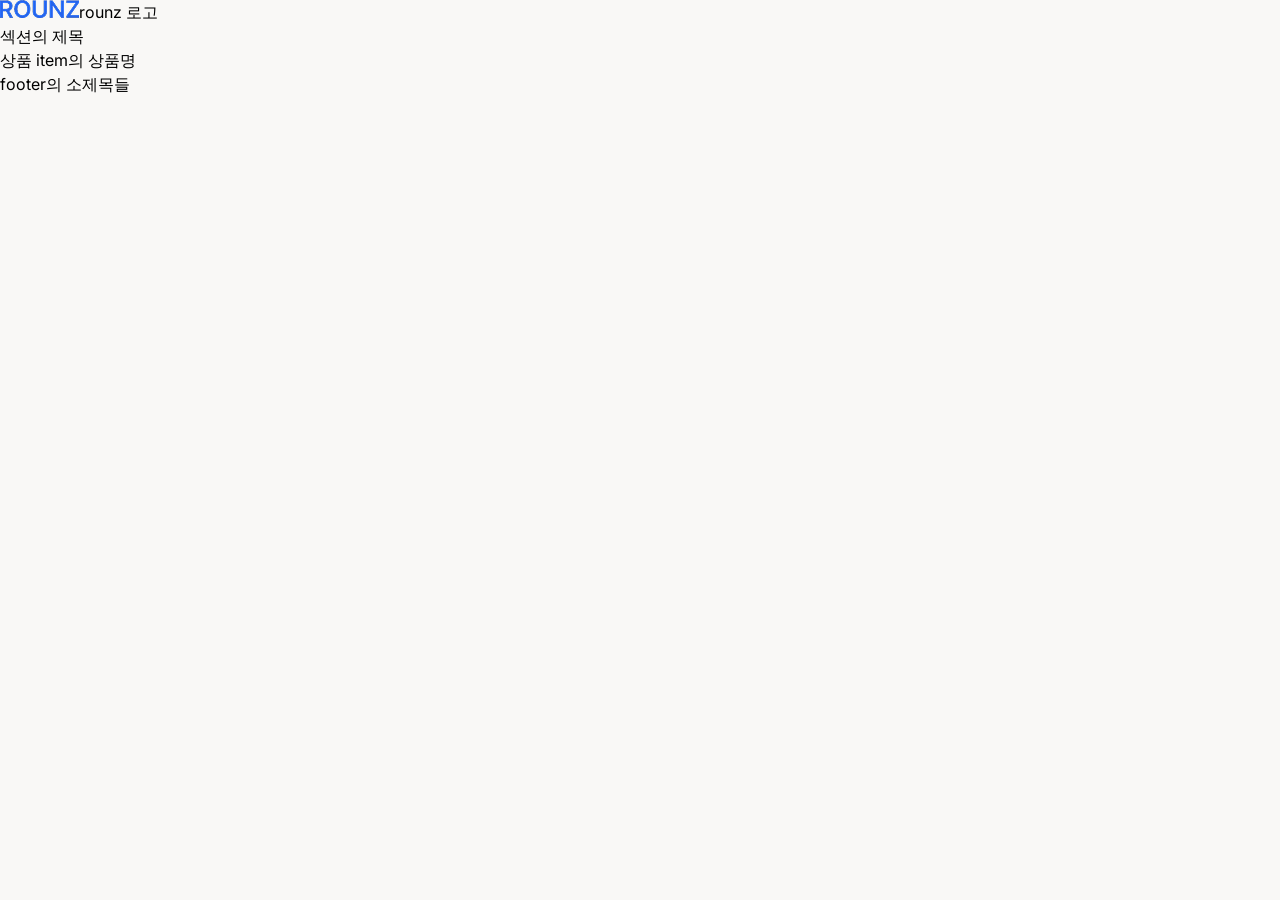
<file: common.html>
<!-- 공통 컴포넌트 -->
<!doctype html>
<html lang="ko">
  <head>
    <meta charset="UTF-8" />
    <meta name="viewport" content="width=device-width, initial-scale=1.0" />
    <title>공통 컴포넌트</title>
    <link rel="stylesheet" href="./css/normalize.css" />
    <link rel="stylesheet" href="./css/reset.css" />
    <link rel="stylesheet" href="./css/common.css" />
  </head>
  <body>
    <!-- h1의 rounz로고 라는 글씨는 가려야함. -->
    <h1><img src="./img/LOGO-img.png" alt="ROUNZ_LOGO" />rounz 로고</h1>
    <h2 class="test">섹션의 제목</h2>
    <h3>상품 item의 상품명</h3>
    <!-- 회사명,대표자명,사업자 등등 -->
    <h4>footer의 소제목들</h4>
  </body>
</html>
</file>
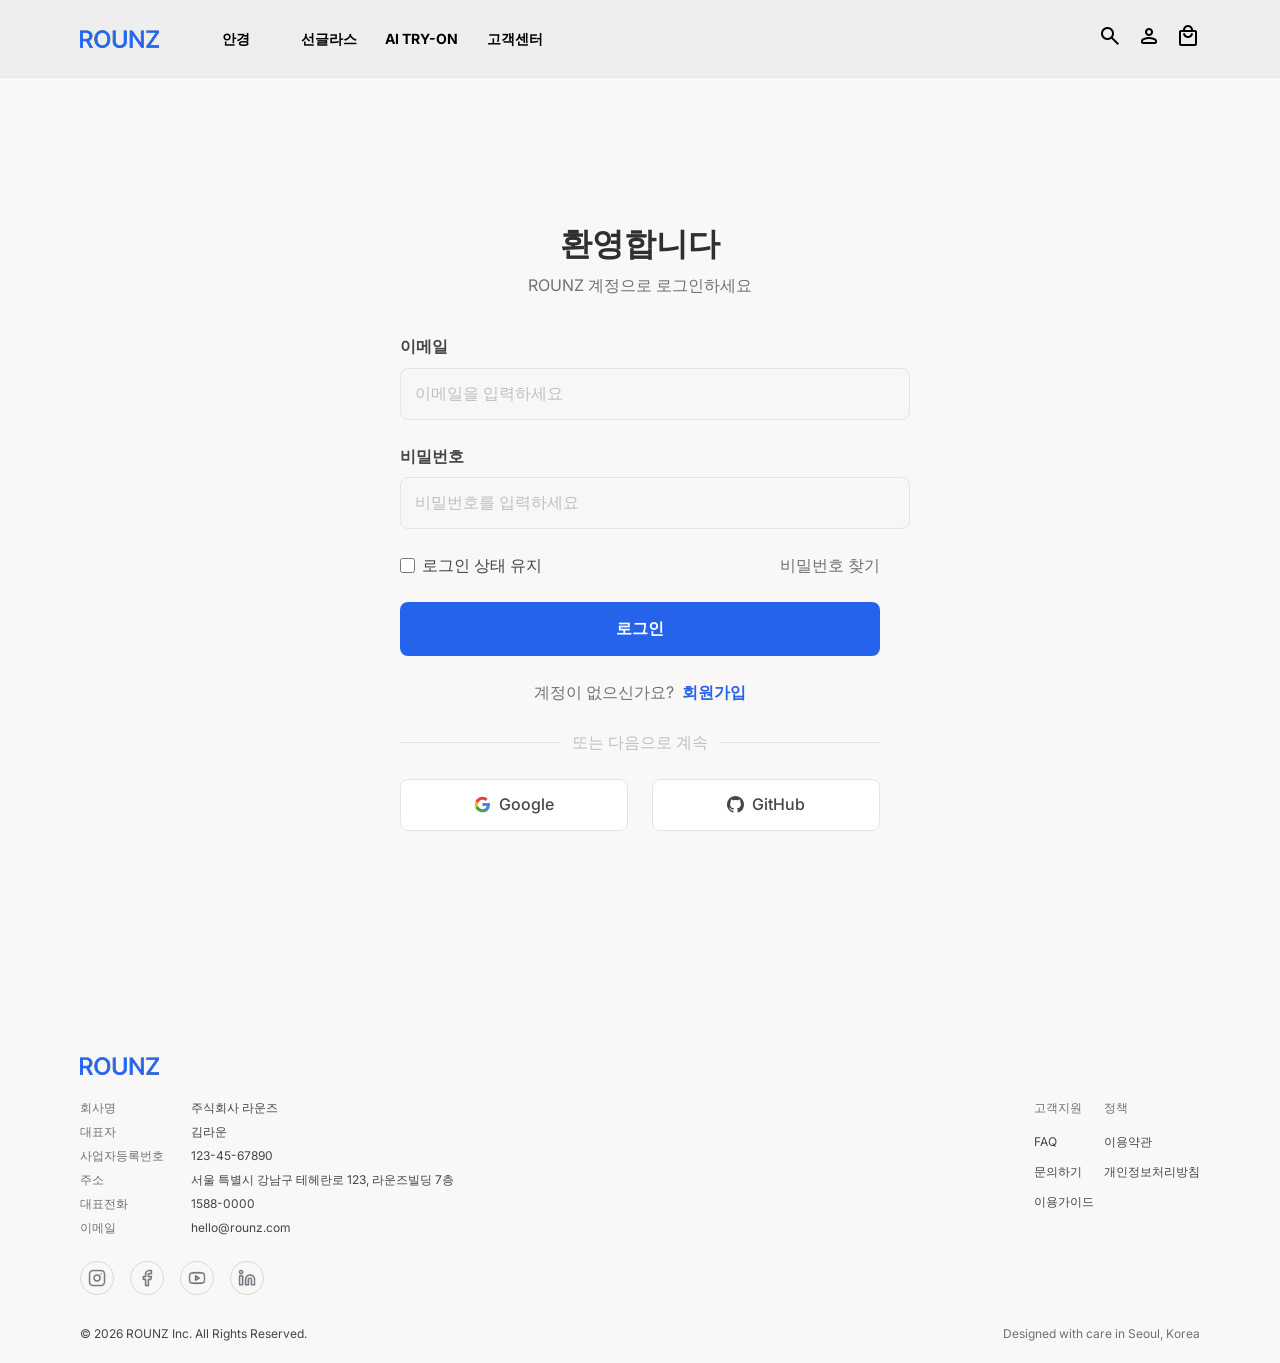
<file: login.html>
<!DOCTYPE html>
<html lang="ko">
  <head>
    <meta charset="UTF-8" />
    <meta name="viewport" content="width=device-width, initial-scale=1.0" />
    <title>ROUNZ | 로그인</title>

    <link rel="preconnect" href="https://fonts.googleapis.com" />
    <link rel="preconnect" href="https://fonts.gstatic.com" crossorigin />
    <link href="https://fonts.googleapis.com/css2?family=Inter:wght@400;500;600;700&display=swap" rel="stylesheet" />

    <link rel="stylesheet" href="https://fonts.googleapis.com/css2?family=Material+Symbols+Outlined:opsz,wght,FILL,GRAD@24,400,0,0" />
    <link rel="stylesheet" href="https://cdnjs.cloudflare.com/ajax/libs/font-awesome/6.7.2/css/all.min.css" />

    <link rel="stylesheet" href="./css/normalize.css" />
    <link rel="stylesheet" href="./css/reset.css" />
    <link rel="stylesheet" href="./css/common.css" />
    <link rel="stylesheet" href="./css/login.css" />
  </head>
  <body>
    <!-- 로그인 - 최예빈 -->
    <header id="header"></header>

    <main class="login-main">
      <div class="login-card">
        <h1 class="login-heading">환영합니다</h1>
        <p class="login-subheading">ROUNZ 계정으로 로그인하세요</p>

        <form id="login-form" novalidate>

          <div class="form-group">
            <label class="form-label" for="login-email">이메일</label>
            <input
              id="login-email"
              class="form-input"
              type="email"
              placeholder="이메일을 입력하세요"
              autocomplete="email"
              required
            />
          </div>

          <div class="form-group">
            <label class="form-label" for="login-password">비밀번호</label>
            <input
              id="login-password"
              class="form-input"
              type="password"
              placeholder="비밀번호를 입력하세요"
              autocomplete="current-password"
              required
            />
          </div>

          <div class="form-options">
            <label class="checkbox-label">
              <input type="checkbox" id="keep-login" />
              로그인 상태 유지
            </label>
            <a href="/forgot-password.html" class="forgot-link">비밀번호 찾기</a>
          </div>

          <button type="submit" class="btn-login"></a>로그인</button>
        </form>

        <p class="signup-row">
          계정이 없으신가요?&nbsp;
          <a href="/signup.html" class="signup-link">회원가입</a>
        </p>

        <div class="divider">또는 다음으로 계속</div>

        <!-- 소셜 버튼 (로그인 페이지 전용) -->
        <div class="social-btn-list">
          <button type="button" class="btn-social">
            <svg width="17" height="17" viewBox="0 0 24 24" aria-hidden="true">
              <path fill="#4285F4" d="M22.56 12.25c0-.78-.07-1.53-.2-2.25H12v4.26h5.92c-.26 1.37-1.04 2.53-2.21 3.31v2.77h3.57c2.08-1.92 3.28-4.74 3.28-8.09z"/>
              <path fill="#34A853" d="M12 23c2.97 0 5.46-.98 7.28-2.66l-3.57-2.77c-.98.66-2.23 1.06-3.71 1.06-2.86 0-5.29-1.93-6.16-4.53H2.18v2.84C3.99 20.53 7.7 23 12 23z"/>
              <path fill="#FBBC05" d="M5.84 14.09c-.22-.66-.35-1.36-.35-2.09s.13-1.43.35-2.09V7.07H2.18C1.43 8.55 1 10.22 1 12s.43 3.45 1.18 4.93l2.85-2.22.81-.62z"/>
              <path fill="#EA4335" d="M12 5.38c1.62 0 3.06.56 4.21 1.64l3.15-3.15C17.45 2.09 14.97 1 12 1 7.7 1 3.99 3.47 2.18 7.07l3.66 2.84c.87-2.6 3.3-4.53 6.16-4.53z"/>
            </svg>
            <span>Google</span>
          </button>
          <button type="button" class="btn-social">
            <svg width="17" height="17" viewBox="0 0 24 24" fill="currentColor" aria-hidden="true">
              <path d="M12 0C5.37 0 0 5.37 0 12c0 5.31 3.435 9.795 8.205 11.385.6.105.825-.255.825-.57 0-.285-.015-1.23-.015-2.235-3.015.555-3.795-.735-4.035-1.41-.135-.345-.72-1.41-1.23-1.695-.42-.225-1.02-.78-.015-.795.945-.015 1.62.87 1.845 1.23 1.08 1.815 2.805 1.305 3.495.99.105-.78.42-1.305.765-1.605-2.67-.3-5.46-1.335-5.46-5.925 0-1.305.465-2.385 1.23-3.225-.12-.3-.54-1.53.12-3.18 0 0 1.005-.315 3.3 1.23.96-.27 1.98-.405 3-.405s2.04.135 3 .405c2.295-1.56 3.3-1.23 3.3-1.23.66 1.65.24 2.88.12 3.18.765.84 1.23 1.905 1.23 3.225 0 4.605-2.805 5.625-5.475 5.925.435.375.81 1.095.81 2.22 0 1.605-.015 2.895-.015 3.3 0 .315.225.69.825.57A12.02 12.02 0 0 0 24 12c0-6.63-5.37-12-12-12z"/>
            </svg>
            <span>GitHub</span>
          </button>
        </div>
      </div>
    </main>

    <footer id="footer"></footer>

    <script type="module" src="./js/common.js"></script>
    <script type="module" src="./js/login.js"></script>
  </body>
</html>
</file>
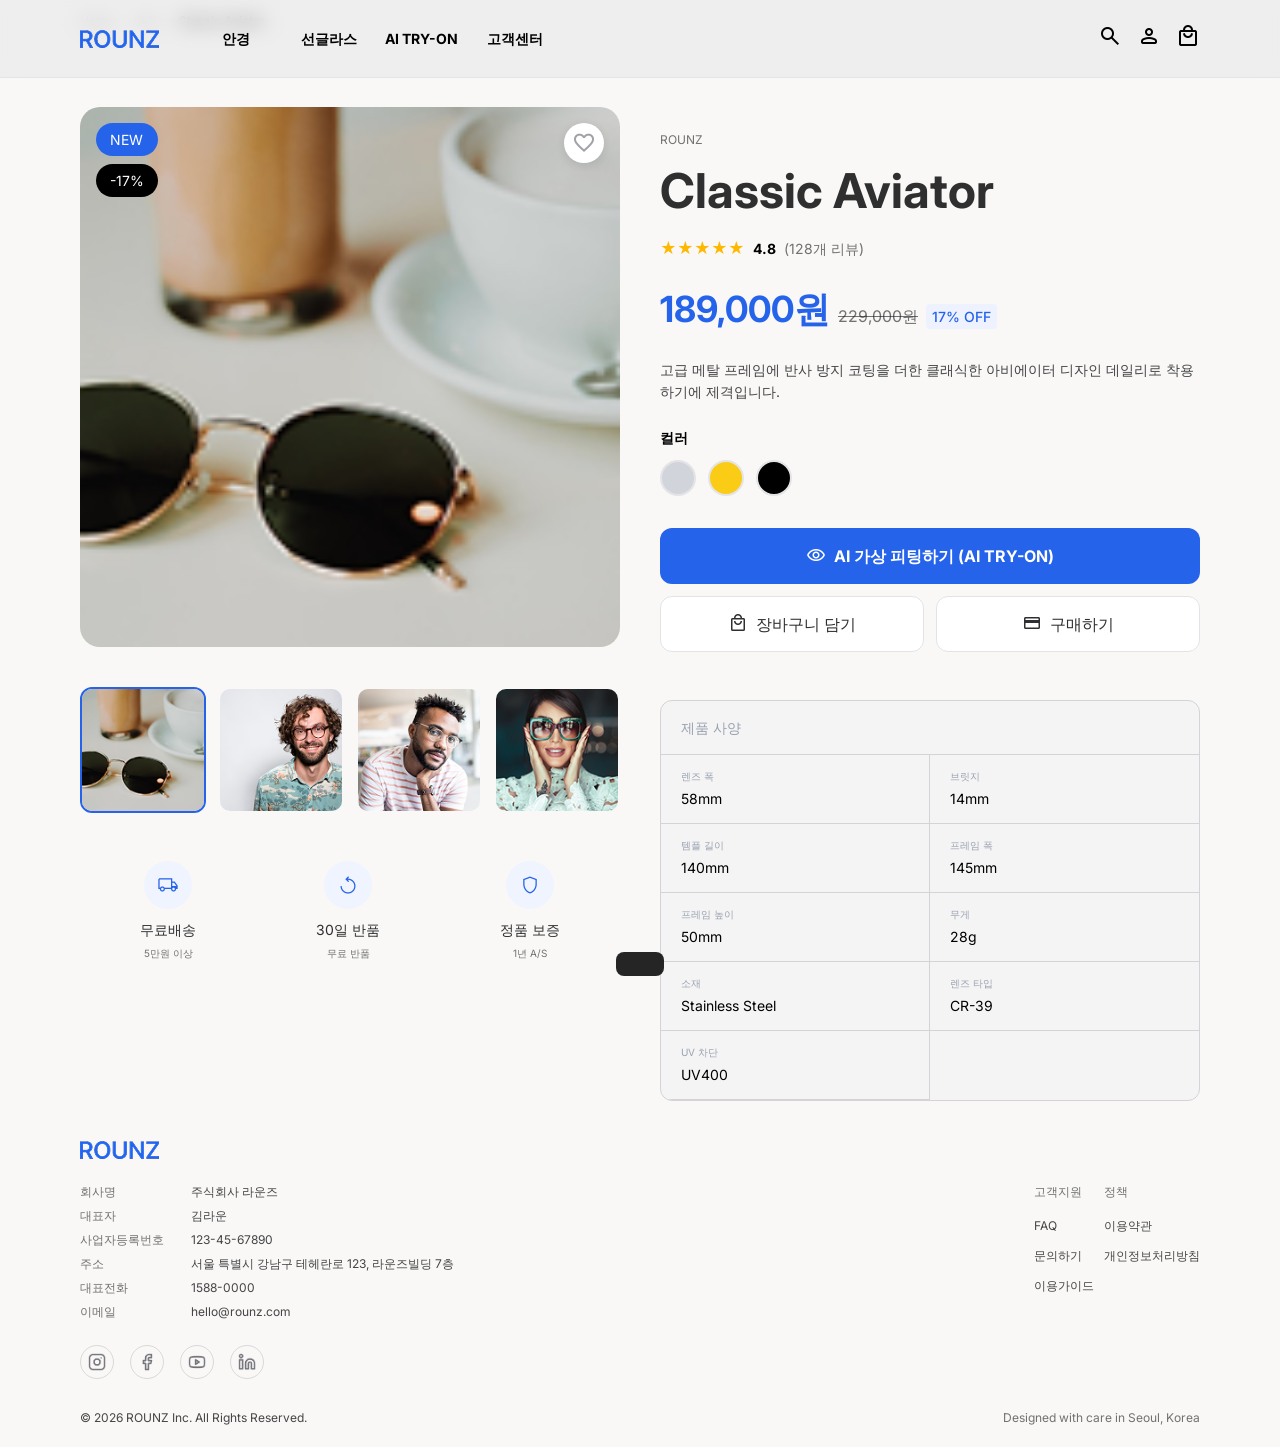
<file: product-detail.html>
<!doctype html>
<html lang="ko">
  <head>
    <meta charset="UTF-8" />
    <meta name="viewport" content="width=device-width, initial-scale=1.0" />
    <title>ROUNZ | 상품 상세</title>

    <link rel="preconnect" href="https://fonts.googleapis.com" />
    <link rel="preconnect" href="https://fonts.gstatic.com" crossorigin />
    <link rel="stylesheet" href="./css/normalize.css" />
    <link rel="stylesheet" href="./css/reset.css" />
    <link rel="stylesheet" href="./css/common.css" />
    <link rel="stylesheet" href="./css/product-detail.css" />
  </head>

  <body>
    <header id="header"></header>

    <nav class="breadcrumb" aria-label="Breadcrumb">
      <ol>
        <li><a href="#">Home</a></li>
        <li><a href="#">안경</a></li>
        <li aria-current="page">Classic Aviator</li>
      </ol>
    </nav>

    <main class="product-detail-container">
      <section class="product-gallery">
        <h2 class="sr-only">상품 이미지</h2>

        <div class="main-image-wrap">
          <div class="badge-group">
            <span class="badge badge-new">NEW</span>
            <span class="badge badge-discount">-17%</span>
          </div>

          <button type="button" class="btn-wish" aria-label="찜하기">
            <span class="material-symbols-outlined heart-icon">favorite</span>
          </button>

          <img src="img/product-main.png" alt="Classic Aviator 정면 컷" class="main-img" />
        </div>

        <ul class="thumbnail-list">
          <li class="thumbnail-item active">
            <img src="img/product-main.png" alt="상품 메인 컷" />
          </li>
          <li class="thumbnail-item">
            <img src="img/product-thumb1.png" alt="모델 컷 1" />
          </li>
          <li class="thumbnail-item">
            <img src="img/product-thumb2.png" alt="모델 컷 2" />
          </li>
          <li class="thumbnail-item">
            <img src="img/product-thumb3.png" alt="모델 컷 3" />
          </li>
        </ul>

        <section class="brand-benefits">
          <h2 class="sr-only">브랜드 혜택</h2>

          <div class="benefit-item">
            <div class="icon-circle">
              <span class="material-symbols-outlined">local_shipping</span>
            </div>
            <strong class="benefit-title">무료배송</strong>
            <span class="benefit-desc">5만원 이상</span>
          </div>

          <div class="benefit-item">
            <div class="icon-circle">
              <span class="material-symbols-outlined">replay</span>
            </div>
            <strong class="benefit-title">30일 반품</strong>
            <span class="benefit-desc">무료 반품</span>
          </div>

          <div class="benefit-item">
            <div class="icon-circle">
              <span class="material-symbols-outlined">shield</span>
            </div>
            <strong class="benefit-title">정품 보증</strong>
            <span class="benefit-desc">1년 A/S</span>
          </div>
        </section>
      </section>

      <div class="product-right-col">
        <section class="product-info-section">
          <span class="brand-name">ROUNZ</span>
          <h1 class="product-title">Classic Aviator</h1>

          <div class="rating-group">
            <div class="stars" role="img" aria-label="별점 4.8점">★★★★★</div>
            <span class="rating-score">4.8</span>
            <span class="review-count">(128개 리뷰)</span>
          </div>

          <div class="price-group">
            <strong class="current-price">189,000원</strong>
            <span class="original-price">229,000원</span>
            <span class="discount-rate">17% OFF</span>
          </div>

          <p class="product-description">
            고급 메탈 프레임에 반사 방지 코팅을 더한 클래식한 아비에이터 디자인 데일리로 착용하기에
            제격입니다.
          </p>

          <div class="option-group">
            <span class="option-label">컬러</span>
            <div class="color-chips">
              <button type="button" class="chip chip-grey" aria-label="그레이 컬러 선택"></button>
              <button type="button" class="chip chip-yellow" aria-label="옐로우 컬러 선택"></button>
              <button type="button" class="chip chip-black" aria-label="블랙 컬러 선택"></button>
            </div>
          </div>

          <div class="action-button-group">
            <button type="button" class="btn-primary btn-try-on">
              <span class="material-symbols-outlined">visibility</span>
              <span class="btn-text">AI 가상 피팅하기 (AI TRY-ON)</span>
            </button>

            <div class="sub-buttons-wrap">
              <button type="button" class="btn-secondary btn-cart">
                <span class="material-symbols-outlined">local_mall</span>
                <span class="btn-text">장바구니 담기</span>
              </button>

              <button type="button" class="btn-secondary btn-buy">
                <span class="material-symbols-outlined">credit_card</span>
                <span class="btn-text">구매하기</span>
              </button>
            </div>
          </div>
        </section>

        <section class="product-specs-section">
          <div class="specs-box">
            <h2 class="specs-heading">제품 사양</h2>

            <dl class="specs-list">
              <div class="spec-item">
                <dt>렌즈 폭</dt>
                <dd>58mm</dd>
              </div>
              <div class="spec-item">
                <dt>브릿지</dt>
                <dd>14mm</dd>
              </div>
              <div class="spec-item">
                <dt>템플 길이</dt>
                <dd>140mm</dd>
              </div>
              <div class="spec-item">
                <dt>프레임 폭</dt>
                <dd>145mm</dd>
              </div>
              <div class="spec-item">
                <dt>프레임 높이</dt>
                <dd>50mm</dd>
              </div>
              <div class="spec-item">
                <dt>무게</dt>
                <dd>28g</dd>
              </div>
              <div class="spec-item">
                <dt>소재</dt>
                <dd>Stainless Steel</dd>
              </div>
              <div class="spec-item">
                <dt>렌즈 타입</dt>
                <dd>CR-39</dd>
              </div>
              <div class="spec-item">
                <dt>UV 차단</dt>
                <dd>UV400</dd>
              </div>
            </dl>
          </div>
        </section>
      </div>
    </main>

    <footer id="footer"></footer>

    <div id="toast" class="toast"></div>

    <div id="tryon-modal" class="modal">
      <div class="modal-content">
        <p>AI 가상 피팅<br />가상 피팅 환경을 로드 중입니다...</p>
        <div class="modal-buttons">
          <button type="button" id="close-tryon-modal" class="modal-btn cancel">취소</button>
        </div>
      </div>
    </div>

    <div id="cart-confirm-modal" class="modal">
      <div class="modal-content">
        <p>장바구니에 담겼습니다.<br />장바구니 페이지로 이동할까요?</p>
        <div class="modal-buttons">
          <button id="go-to-cart" class="modal-btn confirm">이동하기</button>
          <button id="close-cart-modal" class="modal-btn cancel">계속 쇼핑하기</button>
        </div>
      </div>
    </div>

    <script type="module" src="./js/common.js"></script>
    <script type="module" src="./js/product-detail.js"></script>
  </body>
</html>
</file>
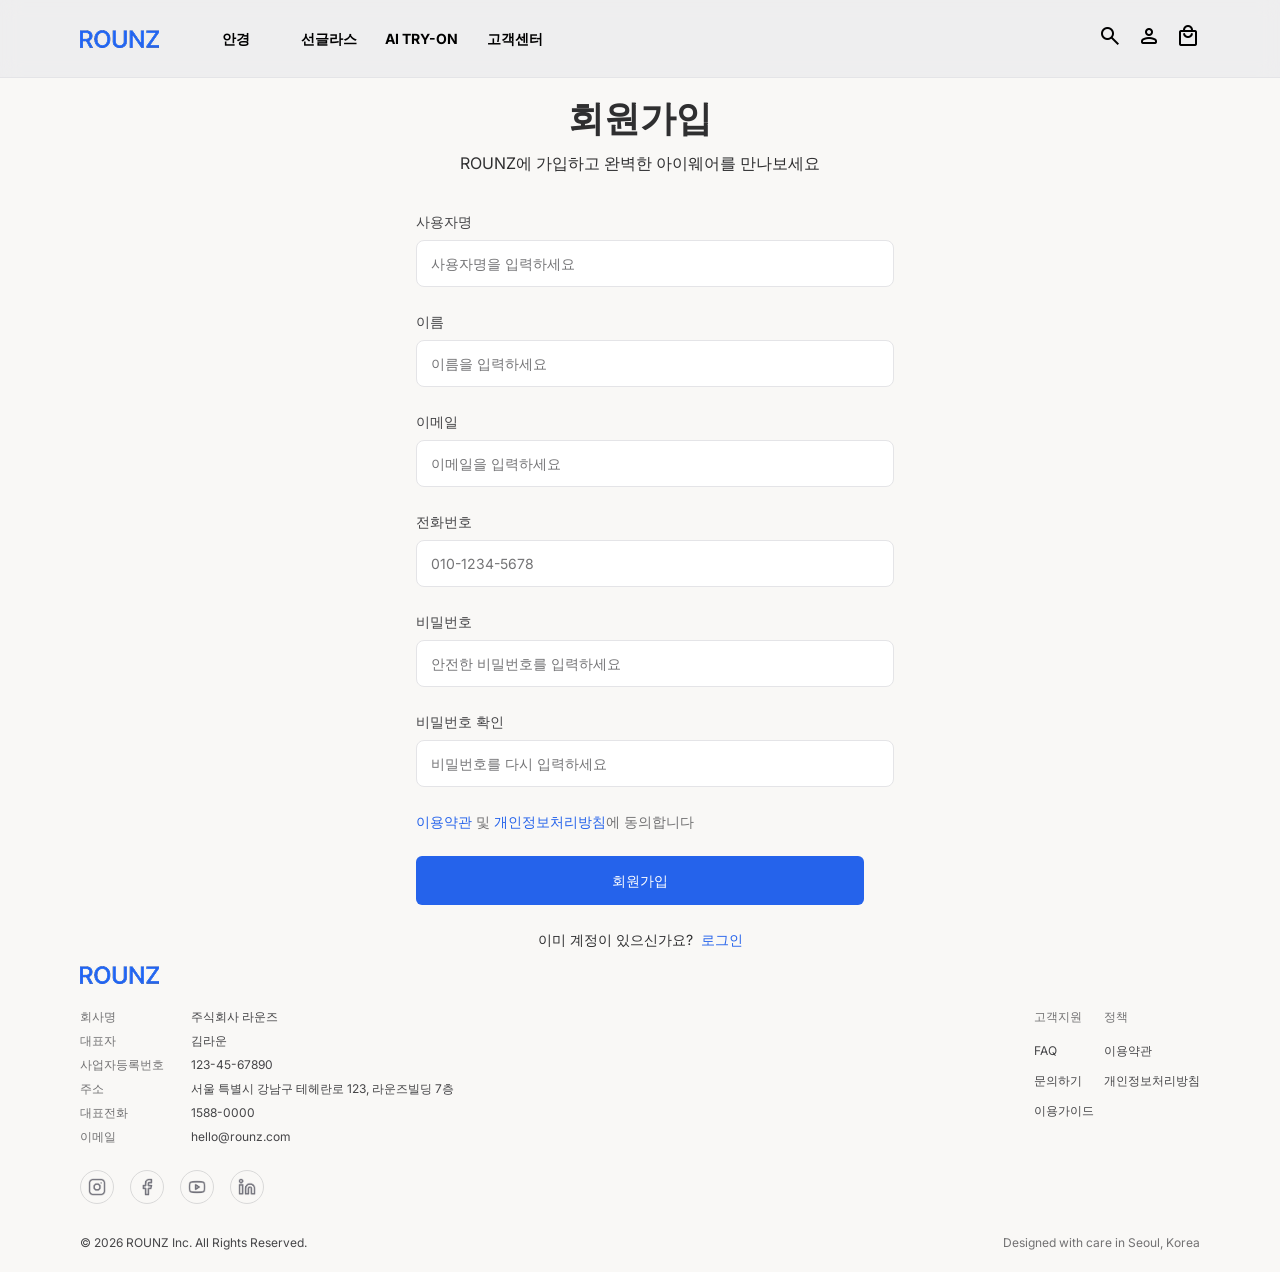
<file: signup.html>
<!DOCTYPE html>
<html lang="ko">
  <head>
  <meta charset="UTF-8" />
  <meta name="viewport" content="width=device-width, initial-scale=1.0" />
  <title>ROUNZ | 회원가입</title>

  <link rel="preconnect" href="https://fonts.googleapis.com" />
  <link rel="preconnect" href="https://fonts.gstatic.com" crossorigin />

  <link rel="stylesheet" href="./css/normalize.css" />
  <link rel="stylesheet" href="./css/reset.css" />
  <link rel="stylesheet" href="./css/common.css" />
  <link rel="stylesheet" href="./css/signup.css" />
</head>
  <body>
    <!-- 회원가입 - 최예빈 -->
    <header id="header"></header>

    <main class="signup-main">
      <div class="signup-card">
        <h1 class="signup-heading">회원가입</h1>
        <p class="signup-subheading">ROUNZ에 가입하고 완벽한 아이웨어를 만나보세요</p>

        <form id="signup-form" novalidate>

          <div class="form-group">
            <label class="form-label" for="signup-username">사용자명</label>
            <input
              id="signup-username"
              class="form-input"
              type="text"
              placeholder="사용자명을 입력하세요"
              autocomplete="username"
              required
            />
          </div>

          <div class="form-group">
            <label class="form-label" for="signup-name">이름</label>
            <input
              id="signup-name"
              class="form-input"
              type="text"
              placeholder="이름을 입력하세요"
              autocomplete="name"
              required
            />
          </div>

          <div class="form-group">
            <label class="form-label" for="signup-email">이메일</label>
            <input
              id="signup-email"
              class="form-input"
              type="email"
              placeholder="이메일을 입력하세요"
              autocomplete="email"
              required
            />
          </div>

          <div class="form-group">
            <label class="form-label" for="signup-tel">전화번호</label>
            <input
              id="signup-tel"
              class="form-input"
              type="tel"
              placeholder="010-1234-5678"
              autocomplete="tel"
              required
            />
          </div>

          <div class="form-group">
            <label class="form-label" for="signup-password">비밀번호</label>
            <input
              id="signup-password"
              class="form-input"
              type="password"
              placeholder="안전한 비밀번호를 입력하세요"
              autocomplete="new-password"
              required
            />
          </div>

          <div class="form-group">
            <label class="form-label" for="signup-password-confirm">비밀번호 확인</label>
            <input
              id="signup-password-confirm"
              class="form-input"
              type="password"
              placeholder="비밀번호를 다시 입력하세요"
              autocomplete="new-password"
              required
            />
          </div>

          <p class="terms-text">
            <a href="#" class="terms-link">이용약관</a> 및
            <a href="#" class="terms-link">개인정보처리방침</a>에 동의합니다
          </p>

          <button type="submit" class="btn-signup">회원가입</button>
        </form>

        <p class="login-row">
          이미 계정이 있으신가요?&nbsp;
          <a href="./login.html" class="login-link">로그인</a>
        </p>
      </div>
    </main>

    <footer id="footer"></footer>

    <script type="module" src="./js/common.js"></script>
    <script type="module" src="./js/signup.js"></script>
  </body>
</html>
</file>
<file: css/common.css>
@charset "UTF-8";
/* 주석을 꼭! 달아주세요. 본인 파트 옆에 이름 그리고 기능에 대한 주석
ex) 상품목록 - 송민혁
무슨무슨 기능
코드 블라블라
 */
@import url("https://fonts.googleapis.com/css2?family=Inter:wght@400;500;600;700&display=swap");
@import url("https://fonts.googleapis.com/css2?family=Material+Symbols+Outlined:opsz,wght,FILL,GRAD@24,400,0,0");
@import url("https://fonts.googleapis.com/css2?family=Material+Symbols+Rounded:opsz,wght,FILL,GRAD@24,400,1,0");
@import url("https://cdnjs.cloudflare.com/ajax/libs/font-awesome/6.7.2/css/all.min.css");
.blind {
  position: absolute;
  width: 1px;
  height: 1px;
  padding: 0;
  margin: -1px;
  overflow: hidden;
  clip: rect(0, 0, 0, 0);
  border: 0;
}

body {
  background: rgba(249, 248, 246, 0.9);
  font-family: "Inter", sans-serif;
  font-size: 16px;
  font-weight: 400;
  line-height: 1.5;
}

.heading-l {
  font-family: "Inter", sans-serif;
  font-size: 36px;
  font-weight: 700;
  line-height: 1.4;
}

.heading-xs {
  font-family: "Inter", sans-serif;
  font-size: 12px;
  font-weight: 700;
  line-height: 1.5;
}

.heading-m {
  font-family: "Inter", sans-serif;
  font-size: 16px;
  font-weight: 700;
  line-height: 1.5;
}

#header {
  position: fixed;
  top: 0;
  left: 0;
  width: 100%;
  z-index: 1000;
  border-bottom: 1px solid #e4e4e7;
  background: rgba(228, 228, 231, 0.5);
  backdrop-filter: blur(10px);
}

.header-container {
  padding: 20px 80px;
}

.header-wrapper {
  display: flex;
  justify-content: space-between;
  align-items: center;
  max-width: 1200px;
  margin: 0 auto;
  box-sizing: border-box;
}

.header-wrapper .header-left {
  display: flex;
  align-items: center;
  gap: 40px;
}
.header-wrapper .header-left .logo a {
  display: flex;
  align-items: center;
}

.header-wrapper .header-left .gnb-list {
  display: flex;
  gap: 20px;
  font-family: "Inter", sans-serif;
  font-size: 14px;
  font-weight: 700;
  line-height: 1.5;
}
.header-wrapper .header-left .gnb-list li {
  display: flex;
  justify-content: center;
  align-items: center;
  white-space: nowrap;
}
.header-wrapper .header-left .gnb-list a {
  position: relative;
  display: block;
  width: 100%;
  text-align: center;
  padding: 8px 0;
}
.header-wrapper .header-left .gnb-list a::after {
  content: "";
  position: absolute;
  left: 0;
  bottom: -18px;
  width: 100%;
  height: 2px;
  background: #2563eb;
  transform: scaleX(0);
  transition: transform 0.2s ease;
}
.header-wrapper .header-left .gnb-list a:hover::after {
  transform: scaleX(1);
}

.header-wrapper .header-actions {
  display: flex;
  gap: 15px;
}

.menu-btn {
  display: none;
  border: 0;
  background: none;
  cursor: pointer;
}

.mobile-menu {
  display: none;
}

@media (max-width: 1199px) {
  .header-container {
    padding: 20px 40px;
  }
  .header-wrapper {
    max-width: 1200px;
  }
}
@media (max-width: 767px) {
  .header-container {
    padding: 20px 20px;
  }
  .header-wrapper {
    max-width: 768px;
  }
  .header-wrapper .gnb,
  .header-wrapper .header-actions {
    display: none;
  }
  .menu-btn {
    display: flex;
    align-items: center;
  }
  .mobile-menu {
    display: block;
    position: fixed;
    top: 67px;
    right: -100%;
    width: 260px;
    height: calc(100vh - 66px);
    background: #ffffff;
    border-left: 1px solid #e4e4e7;
    transition: right 0.3s;
    z-index: 1000;
  }
  .mobile-menu.is-open {
    right: 0;
  }
  .mobile-menu ul {
    padding: 24px;
  }
  .mobile-menu li + li {
    margin-top: 20px;
  }
}
main {
  padding-top: 77px !important;
}

@media (max-width: 767px) {
  main {
    padding-top: 64px !important;
  }
}
.footer-wrapper {
  box-sizing: content-box !important;
  margin: 0 auto;
  max-width: 1200px;
  padding: 0 80px;
  font-family: "Inter", sans-serif;
  font-size: 12px;
  font-weight: 400;
  line-height: 1.5;
}
.footer-wrapper h2 {
  margin-bottom: 24px;
}

.footer-info {
  display: flex;
  justify-content: space-between;
  margin-bottom: 24px;
}
.footer-info dl {
  display: grid;
  grid-template-columns: 0.8fr 2fr;
  gap: 6px;
}
.footer-info dl dt {
  color: rgba(24, 24, 27, 0.6);
}
.footer-info dl dd {
  color: rgba(24, 24, 27, 0.8);
}

.footer-menus,
.copyright {
  display: flex;
}

.footer-menus {
  gap: 10px;
}
.footer-menus .menu-group h3 {
  color: rgba(24, 24, 27, 0.6);
  margin-bottom: 16px;
}
.footer-menus .menu-group ul {
  display: flex;
  flex-direction: column;
  gap: 12px;
}
.footer-menus .menu-group li {
  color: rgba(24, 24, 27, 0.8);
}

.social-links {
  display: flex;
  gap: 16px;
  margin-bottom: 10px;
}
.social-links a {
  width: 32px;
  height: 32px;
  border: 1px solid #d9d9d9;
  border-radius: 50%;
  display: flex;
  align-items: center;
  justify-content: center;
  color: #8a8a8a;
  text-decoration: none;
}
.social-links img {
  width: 18px;
}

.copyright {
  display: flex;
  justify-content: space-between;
  padding: 20px 0;
}
.copyright p:first-child {
  color: rgba(24, 24, 27, 0.8);
}
.copyright p:last-child {
  color: rgba(24, 24, 27, 0.6);
}

@media (max-width: 1199px) {
  .footer-wrapper {
    padding: 0 40px;
    max-width: 1200px;
  }
}
@media (max-width: 767px) {
  .footer-wrapper {
    max-width: 768px;
    font-family: "Inter", sans-serif;
    font-size: 10px;
    font-weight: 400;
    line-height: 1.5;
    padding: 48px 16px 0;
  }
  .footer-info {
    flex-direction: column-reverse;
    gap: 24px;
  }
  .footer-menus {
    gap: 48px;
  }
  .footer-menus .menu-group h3 {
    margin-bottom: 0;
  }
  .footer-menus .menu-group ul {
    display: none;
  }
  .company-info dl {
    grid-template-columns: 0.5fr 2fr;
    gap: 8px 16px;
  }
  .social-links {
    margin-top: 24px;
  }
  .copyright {
    flex-direction: column;
    gap: 8px;
    padding: 20px 0;
  }
}/*# sourceMappingURL=common.css.map */
</file>
<file: css/login.css>
.login-main {
  display: flex;
  align-items: center;
  justify-content: center;
  background-color: #f9f8f6;
  min-height: 100vh;
  padding: 80px 80px;
}

.login-card {
  padding: 52px 48px;
  width: 100%;
  max-width: 480px;
}

.login-heading {
  font-size: 32px;
  font-weight: 700;
  line-height: 1.3;
  text-align: center;
  color: rgba(24, 24, 27, 0.9);
  margin-bottom: 8px;
}

.login-subheading {
  font-size: 16px;
  font-weight: 400;
  line-height: 1.6;
  text-align: center;
  color: rgba(24, 24, 27, 0.6);
  margin-bottom: 36px;
}

.form-group {
  display: flex;
  flex-direction: column;
  gap: 8px;
  margin-bottom: 24px;
}
.form-group .form-label {
  font-size: 16px;
  font-weight: 700;
  line-height: 1.6;
  color: rgba(24, 24, 27, 0.8);
}
.form-group .form-input {
  width: 100%;
  padding: 12px 14px;
  border: 1.5px solid #e4e4e7;
  border-radius: 8px;
  font-size: 16px;
  font-weight: 400;
  line-height: 1.6;
  color: rgba(24, 24, 27, 0.8);
  background-color: rgba(249, 248, 246, 0.9);
  outline: none;
  transition: border-color 0.15s ease, box-shadow 0.15s ease;
}
.form-group .form-input::-moz-placeholder {
  color: #c0c0c0;
}
.form-group .form-input::placeholder {
  color: #c0c0c0;
}
.form-group .form-input:focus {
  border-color: #2563eb;
  box-shadow: 0 0 0 3px rgba(37, 99, 235, 0.1);
  background-color: #ffffff;
}

.form-options {
  display: flex;
  align-items: center;
  justify-content: space-between;
  margin: 8px 0 24px;
}
.form-options .checkbox-label {
  display: flex;
  align-items: center;
  gap: 7px;
  font-size: 16px;
  font-weight: 400;
  line-height: 1.6;
  color: rgba(24, 24, 27, 0.8);
  cursor: pointer;
  -webkit-user-select: none;
     -moz-user-select: none;
          user-select: none;
}
.form-options .checkbox-label input[type=checkbox] {
  width: 15px;
  height: 15px;
  accent-color: #2563eb;
  cursor: pointer;
  flex-shrink: 0;
}
.form-options .forgot-link {
  font-size: 16px;
  font-weight: 400;
  line-height: 1.6;
  color: rgba(24, 24, 27, 0.6);
  transition: color 0.15s ease;
}
.form-options .forgot-link:hover {
  color: #2563eb;
}

.btn-login {
  display: block;
  width: 100%;
  padding: 14px;
  background-color: #2563eb;
  color: #ffffff;
  font-size: 16px;
  font-weight: 700;
  line-height: 1.6;
  border-radius: 8px;
  transition: background-color 0.15s ease, transform 0.1s;
}
.btn-login:hover {
  background-color: #162e93;
}
.btn-login:active {
  transform: scale(0.99);
}

.signup-row {
  font-size: 16px;
  font-weight: 400;
  line-height: 1.6;
  text-align: center;
  color: rgba(24, 24, 27, 0.6);
  margin-top: 24px;
}
.signup-row .signup-link {
  color: #2563eb;
  font-weight: 700;
  transition: opacity 0.15s ease;
}
.signup-row .signup-link:hover {
  opacity: 0.75;
}

.divider {
  display: flex;
  align-items: center;
  gap: 12px;
  margin: 24px 0;
  font-size: 16px;
  font-weight: 400;
  line-height: 1.6;
  color: #c0c0c0;
}
.divider::before, .divider::after {
  content: "";
  flex: 1;
  height: 1px;
  background-color: #e4e4e7;
}

.social-btn-list {
  display: flex;
  gap: 24px;
}
.social-btn-list .btn-social {
  flex: 1;
  display: flex;
  align-items: center;
  justify-content: center;
  gap: 8px;
  padding: 12px;
  border: 1.5px solid #e4e4e7;
  border-radius: 8px;
  font-size: 16px;
  font-weight: 500;
  line-height: 1.6;
  color: rgba(24, 24, 27, 0.8);
  background-color: #ffffff;
  transition: background-color 0.15s ease, border-color 0.15s ease;
}
.social-btn-list .btn-social:hover {
  background-color: #f8f8f8;
  border-color: #c0c0c0;
}

.error-msg {
  font-size: 14px;
  font-weight: 400;
  line-height: 1.6;
  color: #ff0000;
  margin-top: 4px;
}

.input-error {
  border-color: #ff0000 !important;
}/*# sourceMappingURL=login.css.map */
</file>
<file: css/product-detail.css>
@charset "UTF-8";
/* 1. 브레드크럼 영역 */
.breadcrumb {
  max-width: 1200px;
  margin: 0 auto;
  padding: 12px 80px 0;
}
@media (max-width: 767px) {
  .breadcrumb {
    padding: 12px 20px 0;
  }
}
.breadcrumb ol {
  display: flex;
  justify-content: flex-start;
  list-style: none;
  padding: 0;
  margin: 0;
}
.breadcrumb ol li {
  display: flex;
  align-items: center;
  font-family: "Inter", sans-serif;
  font-size: 12px;
  font-weight: 400;
  line-height: 1.5;
  color: rgba(24, 24, 27, 0.6);
}
.breadcrumb ol li:not(:last-child)::after {
  content: "/";
  margin: 0 8px;
  color: #e4e4e7;
}
.breadcrumb ol li[aria-current=page] {
  color: #18181b;
  font-weight: 700;
}

/* 2. 메인 컨테이너 */
.product-detail-container {
  max-width: 100%;
  margin: 0 auto;
  padding: 8px 16px 16px;
  transition: all 0.3s ease;
}
@media (min-width: 768px) {
  .product-detail-container {
    max-width: 768px;
    padding: 24px 40px;
  }
}
@media (min-width: 1200px) {
  .product-detail-container {
    max-width: 1200px;
    padding: 40px 80px;
    display: flex;
    gap: 40px;
    align-items: flex-start;
  }
  .product-detail-container > .product-gallery {
    flex: 1;
    min-width: 500px;
    padding: 0;
  }
  .product-detail-container > .product-right-col {
    flex: 1;
    min-width: 400px;
    display: flex;
    flex-direction: column;
  }
}
.product-detail-container > section,
.product-detail-container .product-right-col > section {
  margin: 0;
  padding: 24px 0;
  border: none;
}
.product-detail-container > section:last-child,
.product-detail-container .product-right-col > section:last-child {
  padding-bottom: 0;
}
.product-detail-container .product-right-col > section {
  margin: 0;
  padding: 24px 0;
  border: none;
}
.product-detail-container .product-right-col > section:last-child {
  padding-bottom: 0;
}
.product-detail-container {
  /* 2-1. 상품 갤러리 */
}
.product-detail-container .product-gallery {
  display: flex;
  flex-direction: column;
  gap: 24px;
}
.product-detail-container .product-gallery .main-image-wrap {
  position: relative;
  width: 100%;
  aspect-ratio: 1/1;
  background: #f3f2f2;
  border-radius: 20px;
  overflow: hidden;
}
.product-detail-container .product-gallery .main-image-wrap .main-img {
  width: 100%;
  height: 100%;
  -o-object-fit: cover;
     object-fit: cover;
}
.product-detail-container .product-gallery .main-image-wrap .badge-group {
  position: absolute;
  top: 16px;
  left: 16px;
  display: flex;
  flex-direction: column;
  gap: 8px;
}
.product-detail-container .product-gallery .main-image-wrap .badge {
  font-family: "Inter", sans-serif;
  font-size: 14px;
  font-weight: 400;
  line-height: 1.5;
  padding: 6px 14px;
  border-radius: 20px;
  color: #ffffff;
  display: inline-block;
}
.product-detail-container .product-gallery .main-image-wrap .badge-new {
  background: #2563eb;
}
.product-detail-container .product-gallery .main-image-wrap .badge-discount {
  background: #000000;
}
.product-detail-container .product-gallery .main-image-wrap .btn-wish {
  position: absolute;
  top: 16px;
  right: 16px;
  background: #ffffff;
  border: none;
  border-radius: 50%;
  width: 40px;
  height: 40px;
  display: flex;
  align-items: center;
  justify-content: center;
  cursor: pointer;
  box-shadow: 0 2px 8px rgba(0, 0, 0, 0.1);
  transition: transform 0.2s;
}
.product-detail-container .product-gallery .main-image-wrap .btn-wish:active {
  transform: scale(0.9);
}
.product-detail-container .product-gallery .main-image-wrap .btn-wish .heart-icon {
  display: block;
  font-size: 24px;
  color: #a1a1aa;
  transition: all 0.3s cubic-bezier(0.175, 0.885, 0.32, 1.275);
}
.product-detail-container .product-gallery .main-image-wrap .btn-wish.is-active .heart-icon {
  color: #a1a1aa;
  font-variation-settings: "FILL" 1;
  animation: heart-pop 0.3s ease-out;
}
.product-detail-container .product-gallery .thumbnail-list {
  display: flex;
  gap: 12px;
  margin-top: 16px;
  list-style: none;
  padding: 0;
}
.product-detail-container .product-gallery .thumbnail-list .thumbnail-item {
  flex: 1;
  aspect-ratio: 1/1;
  border-radius: 12px;
  border: 2px solid transparent;
  cursor: pointer;
  overflow: hidden;
}
.product-detail-container .product-gallery .thumbnail-list .thumbnail-item.active {
  border-color: #2563eb;
}
.product-detail-container .product-gallery .thumbnail-list .thumbnail-item img {
  width: 100%;
  height: 100%;
  -o-object-fit: cover;
     object-fit: cover;
}
.product-detail-container {
  /* 2-2. 브랜드 혜택 */
}
.product-detail-container .brand-benefits {
  display: flex;
  justify-content: space-around;
  padding: 24px 0;
  border-top: none;
  border-bottom: none;
}
.product-detail-container .brand-benefits .benefit-item {
  display: flex;
  flex-direction: column;
  align-items: center;
  gap: 6px;
}
.product-detail-container .brand-benefits .benefit-item .icon-circle {
  width: 48px;
  height: 48px;
  background-color: #f0f4ff;
  border-radius: 50%;
  display: flex;
  align-items: center;
  justify-content: center;
  color: #2563eb;
  margin-bottom: 4px;
}
.product-detail-container .brand-benefits .benefit-item .icon-circle span {
  font-size: 22px;
  font-variation-settings: "wght" 300;
}
.product-detail-container .brand-benefits .benefit-item .benefit-title {
  font-family: "Inter", sans-serif;
  font-size: 14px;
  font-weight: 400;
  line-height: 1.5;
  color: rgba(24, 24, 27, 0.9);
}
.product-detail-container .brand-benefits .benefit-item .benefit-desc {
  font-family: "Inter", sans-serif;
  font-size: 10px;
  font-weight: 400;
  line-height: 1.5;
  color: rgba(24, 24, 27, 0.6);
}
.product-detail-container {
  /* 2-3. 상품 정보 */
}
.product-detail-container .product-info-section .brand-name {
  font-family: "Inter", sans-serif;
  font-size: 12px;
  font-weight: 400;
  line-height: 1.5;
  font-weight: 400;
  color: rgba(24, 24, 27, 0.6);
  text-transform: uppercase;
  margin-bottom: 8px;
  display: block;
}
.product-detail-container .product-info-section .product-title {
  font-family: "Inter", sans-serif;
  font-size: 36px;
  font-weight: 700;
  line-height: 1.4;
  color: rgba(24, 24, 27, 0.9);
  margin-bottom: 12px;
}
@media (min-width: 768px) {
  .product-detail-container .product-info-section .product-title {
    font-size: 36px;
  }
}
@media (min-width: 1200px) {
  .product-detail-container .product-info-section .product-title {
    font-size: 48px;
  }
}
.product-detail-container .product-info-section .rating-group {
  display: flex;
  align-items: center;
  gap: 8px;
  margin-bottom: 24px;
}
.product-detail-container .product-info-section .rating-group .stars {
  color: #ffb800;
  font-size: 16px;
}
.product-detail-container .product-info-section .rating-group .rating-score {
  font-family: "Inter", sans-serif;
  font-size: 14px;
  font-weight: 700;
  line-height: 1.5;
}
.product-detail-container .product-info-section .rating-group .review-count {
  font-family: "Inter", sans-serif;
  font-size: 14px;
  font-weight: 400;
  line-height: 1.5;
  color: rgba(24, 24, 27, 0.6);
}
.product-detail-container .product-info-section .price-group {
  display: flex;
  align-items: baseline;
  gap: 8px;
  margin-bottom: 24px;
}
.product-detail-container .product-info-section .price-group .current-price {
  font-family: "Inter", sans-serif;
  font-size: 36px;
  font-weight: 700;
  line-height: 1.4;
  color: #2563eb;
}
.product-detail-container .product-info-section .price-group .original-price {
  font-family: "Inter", sans-serif;
  font-size: 16px;
  font-weight: 400;
  line-height: 1.5;
  color: rgba(24, 24, 27, 0.6);
  text-decoration: line-through;
}
.product-detail-container .product-info-section .price-group .discount-rate {
  font-family: "Inter", sans-serif;
  font-size: 14px;
  font-weight: 500;
  line-height: 1.5;
  color: #2563eb;
  background: #eef2ff;
  padding: 2px 6px;
  border-radius: 4px;
}
.product-detail-container .product-info-section .product-description {
  font-family: "Inter", sans-serif;
  font-size: 14px;
  font-weight: 400;
  line-height: 1.5;
  color: rgba(24, 24, 27, 0.8);
  line-height: 1.6;
  margin-bottom: 24px;
}
.product-detail-container .product-info-section .option-group {
  margin-bottom: 32px;
}
.product-detail-container .product-info-section .option-group .option-label {
  font-family: "Inter", sans-serif;
  font-size: 14px;
  font-weight: 700;
  line-height: 1.5;
  margin-bottom: 12px;
  display: block;
}
.product-detail-container .product-info-section .option-group .color-chips {
  display: flex;
  gap: 12px;
}
.product-detail-container .product-info-section .option-group .color-chips .chip {
  width: 36px;
  height: 36px;
  border-radius: 50%;
  border: 2px solid #e4e4e7;
  cursor: pointer;
  transition: transform 0.2s;
}
.product-detail-container .product-info-section .option-group .color-chips .chip.chip-grey {
  background-color: #d1d5db;
}
.product-detail-container .product-info-section .option-group .color-chips .chip.chip-yellow {
  background-color: #facc15;
}
.product-detail-container .product-info-section .option-group .color-chips .chip.chip-black {
  background-color: #000;
}
.product-detail-container .product-info-section .option-group .color-chips .chip.active {
  border-color: #2563eb;
}
.product-detail-container .product-info-section .action-button-group {
  display: flex;
  flex-direction: column;
  gap: 12px;
}
.product-detail-container .product-info-section .action-button-group .btn-primary,
.product-detail-container .product-info-section .action-button-group .btn-secondary {
  display: flex;
  align-items: center;
  justify-content: center;
  cursor: pointer;
  position: relative;
  padding: 0 16px;
  height: 56px;
  border-radius: 12px;
  font-family: "Inter", sans-serif;
  font-size: 16px;
  font-weight: 700;
  line-height: 1.5;
  transition: transform 0.1s, filter 0.1s;
}
.product-detail-container .product-info-section .action-button-group .btn-primary .material-symbols-outlined,
.product-detail-container .product-info-section .action-button-group .btn-secondary .material-symbols-outlined {
  font-size: 20px;
  margin-right: 8px;
  position: relative;
  top: -1px;
}
.product-detail-container .product-info-section .action-button-group .btn-primary .btn-text,
.product-detail-container .product-info-section .action-button-group .btn-secondary .btn-text {
  display: flex;
  align-items: center;
}
.product-detail-container .product-info-section .action-button-group .btn-primary:active,
.product-detail-container .product-info-section .action-button-group .btn-secondary:active {
  transform: scale(0.97);
  filter: brightness(0.9);
}
.product-detail-container .product-info-section .action-button-group .btn-primary {
  width: 100%;
  border: none;
  background: #2563eb;
  color: #fff;
}
.product-detail-container .product-info-section .action-button-group .sub-buttons-wrap {
  display: flex;
  gap: 12px;
}
.product-detail-container .product-info-section .action-button-group .sub-buttons-wrap .btn-secondary {
  flex: 1;
  border: 1px solid #e4e4e7;
  background: #fff;
  color: rgba(24, 24, 27, 0.9);
  font-family: "Inter", sans-serif;
  font-size: 16px;
  font-weight: 500;
  line-height: 1.5;
}
.product-detail-container {
  /* 2-4. 제품 사양 */
}
.product-detail-container .product-specs-section .specs-box {
  border: 1.5px solid #d4d4d8;
  border-radius: 12px;
  overflow: hidden;
  background: #f4f4f5;
}
.product-detail-container .product-specs-section .specs-heading {
  padding: 16px 20px;
  border-bottom: 1.5px solid #d4d4d8;
  font-family: "Inter", sans-serif;
  font-size: 14px;
  font-weight: 400;
  line-height: 1.5;
  color: #99a1af;
  margin: 0;
}
.product-detail-container .product-specs-section .specs-list {
  display: grid;
  grid-template-columns: 1fr 1fr;
}
.product-detail-container .product-specs-section .specs-list .spec-item {
  display: flex;
  flex-direction: column;
  padding: 14px 20px;
  border-bottom: 1.5px solid #d4d4d8;
  border-right: 1.5px solid #d4d4d8;
}
.product-detail-container .product-specs-section .specs-list .spec-item:nth-child(2n) {
  border-right: none;
}
.product-detail-container .product-specs-section .specs-list .spec-item dt {
  font-family: "Inter", sans-serif;
  font-size: 10px;
  font-weight: 400;
  line-height: 1.5;
  color: #99a1af;
  margin-bottom: 4px;
}
.product-detail-container .product-specs-section .specs-list .spec-item dd {
  font-family: "Inter", sans-serif;
  font-size: 14px;
  font-weight: 400;
  line-height: 1.5;
  color: #000000;
}

/* 3. 애니메이션 */
@keyframes heart-pop {
  0% {
    transform: scale(1);
  }
  50% {
    transform: scale(1.1);
  }
  100% {
    transform: scale(1);
  }
}
/* 4. 토스트 */
.toast {
  position: fixed;
  bottom: 24px;
  left: 50%;
  transform: translateX(-50%) translateY(100px);
  padding: 12px 24px;
  background: rgba(0, 0, 0, 0.85);
  backdrop-filter: blur(8px);
  color: #ffffff;
  border-radius: 8px;
  font-size: 14px;
  transition: transform 0.3s ease;
  z-index: 1000;
}
.toast.show {
  transform: translateX(-50%) translateY(0);
}

/* 5. 모달 */
.modal {
  display: none;
  position: fixed;
  top: 0;
  left: 0;
  width: 100%;
  height: 100%;
  background: rgba(0, 0, 0, 0.4);
  backdrop-filter: blur(4px);
  z-index: 2000;
}
.modal.open {
  display: flex;
  align-items: center;
  justify-content: center;
}
.modal .modal-content {
  background: white;
  padding: 32px 24px;
  border-radius: 24px;
  width: 90%;
  max-width: 400px;
  position: relative;
  text-align: center;
  box-shadow: 0 20px 25px -5px rgba(0, 0, 0, 0.1);
}
.modal .modal-content p {
  font-family: "Inter", sans-serif;
  font-size: 16px;
  font-weight: 500;
  line-height: 1.5;
  color: rgba(24, 24, 27, 0.9);
  margin-bottom: 24px;
  line-height: 1.4;
}
.modal .modal-buttons {
  display: flex;
  gap: 10px;
  margin-top: 24px;
  width: 100%;
}
.modal .modal-buttons .modal-btn {
  flex: 1;
  padding: 12px 0;
  border: none;
  border-radius: 12px;
  font-size: 16px;
  font-weight: 600;
  cursor: pointer;
  transition: all 0.2s;
  display: flex;
  justify-content: center;
  align-items: center;
  background: #f4f4f5;
  color: #374151;
}
.modal .modal-buttons .modal-btn:hover {
  background: #e4e4e7;
}
.modal .modal-buttons .modal-btn:active {
  filter: brightness(0.85);
  transform: scale(0.98);
}
.modal .modal-buttons .modal-btn.confirm, .modal .modal-buttons .modal-btn.primary {
  background: #2563eb;
  color: white;
}
.modal .modal-buttons .modal-btn.confirm:hover, .modal .modal-buttons .modal-btn.primary:hover {
  filter: brightness(1.1);
}
.modal .modal-buttons .modal-btn.cancel {
  background: #f4f4f5;
  color: #374151;
}

/* 6. AI 가상 피팅 모달 */
#tryon-modal .modal-content {
  padding: 32px 24px;
  border-radius: 24px;
}
#tryon-modal .modal-content p {
  font-family: "Inter", sans-serif;
  font-size: 16px;
  font-weight: 500;
  line-height: 1.5;
  color: rgba(24, 24, 27, 0.9);
  line-height: 1.4;
  margin-bottom: 24px;
}
#tryon-modal .close-modal {
  display: none;
}
#tryon-modal .btn-cancel,
#tryon-modal .modal-btn.cancel {
  background: #f4f4f5;
  color: #374151;
  border: none;
  border-radius: 12px;
  font-weight: 600;
  padding: 12px 0;
  width: 100%;
  cursor: pointer;
  transition: all 0.2s;
}
#tryon-modal .btn-cancel:hover,
#tryon-modal .modal-btn.cancel:hover {
  background: #e4e4e7;
}

/* 7. 모바일 반응형 */
@media (max-width: 767px) {
  .product-detail-container {
    flex-direction: column;
    padding: 20px;
    gap: 24px;
    width: 100%;
    box-sizing: border-box;
  }
  .product-detail-container .product-gallery,
  .product-detail-container .product-right-col {
    min-width: 100%;
    width: 100%;
  }
  .product-detail-container .product-info-section .product-title {
    font-size: 24px;
  }
}/*# sourceMappingURL=product-detail.css.map */
</file>
<file: css/signup.css>
.signup-main {
  display: flex;
  align-items: center;
  justify-content: center;
  min-height: calc(100vh - 64px);
}

.signup-card {
  width: 100%;
  max-width: 448px;
  padding: 16px 96px;
}
.signup-card .signup-heading {
  font-family: "Inter", sans-serif;
  font-size: 36px;
  font-weight: 700;
  line-height: 1.4;
  text-align: center;
  color: rgba(24, 24, 27, 0.9);
  margin-bottom: 8px;
}
.signup-card .signup-subheading {
  font-family: "Inter", sans-serif;
  font-size: 16px;
  font-weight: 400;
  line-height: 1.5;
  text-align: center;
  color: rgba(24, 24, 27, 0.9);
  margin-bottom: 36px;
}
.signup-card .form-group {
  display: flex;
  flex-direction: column;
  gap: 8px;
  margin-bottom: 24px;
}
.signup-card .form-group .form-label {
  font-family: "Inter", sans-serif;
  font-size: 14px;
  font-weight: 500;
  line-height: 1.5;
  color: rgba(24, 24, 27, 0.8);
}
.signup-card .form-group .form-input {
  width: 100%;
  padding: 12px 14px;
  border: 1.5px solid #e4e4e7;
  border-radius: 8px;
  font-family: "Inter", sans-serif;
  font-size: 14px;
  font-weight: 400;
  line-height: 1.5;
  color: rgba(24, 24, 27, 0.8);
  background-color: #ffffff;
  outline: none;
  transition: border-color 0.15s ease, box-shadow 0.15s ease;
}
.signup-card .form-group .form-input::-moz-placeholder {
  color: rgba(24, 24, 27, 0.6);
}
.signup-card .form-group .form-input::placeholder {
  color: rgba(24, 24, 27, 0.6);
}
.signup-card .form-group .form-input:focus {
  border-color: #2563eb;
  box-shadow: 0 0 0 3px rgba(37, 99, 235, 0.1);
}
.signup-card .terms-text {
  font-family: "Inter", sans-serif;
  font-size: 14px;
  font-weight: 400;
  line-height: 1.5;
  color: rgba(24, 24, 27, 0.6);
  margin-bottom: 24px;
}
.signup-card .terms-text .terms-link {
  color: #2563eb;
  font-weight: 400;
  transition: opacity 0.15s ease;
}
.signup-card .terms-text .terms-link:hover {
  opacity: 0.75;
}
.signup-card .btn-signup {
  display: block;
  width: 100%;
  padding: 14px;
  background-color: #2563eb;
  color: #ffffff;
  font-family: "Inter", sans-serif;
  font-size: 14px;
  font-weight: 500;
  line-height: 1.5;
  border-radius: 6px;
  transition: background-color 0.15s ease, transform 0.1s;
}
.signup-card .btn-signup:hover {
  background-color: #162e93;
}
.signup-card .btn-signup:active {
  transform: scale(0.99);
}
.signup-card .login-row {
  font-family: "Inter", sans-serif;
  font-size: 14px;
  font-weight: 400;
  line-height: 1.5;
  text-align: center;
  color: rgba(24, 24, 27, 0.9);
  margin-top: 24px;
}
.signup-card .login-row .login-link {
  color: #2563eb;
  font-weight: 500;
  transition: opacity 0.15s ease;
}
.signup-card .login-row .login-link:hover {
  opacity: 0.75;
}
.signup-card .error-msg {
  font-family: "Inter", sans-serif;
  font-size: 12px;
  font-weight: 400;
  line-height: 1.5;
  color: #ff0000;
  margin-top: 4px;
}
.signup-card .input-error {
  border-color: #ff0000 !important;
}

@media (max-width: 1199px) {
  .signup-main {
    height: auto;
    min-height: calc(100vh - 64px);
  }
  .signup-card {
    padding: 16px 40px;
  }
  .signup-card .signup-heading {
    font-size: 24px;
  }
}
@media (max-width: 767px) {
  .signup-main {
    height: auto;
    min-height: calc(100vh - 64px);
    align-items: flex-start;
  }
  .signup-card {
    padding: 16px 20px;
    max-width: 100%;
  }
  .signup-card .signup-heading {
    font-size: 20px;
  }
  .signup-card .signup-subheading {
    font-family: "Inter", sans-serif;
    font-size: 12px;
    font-weight: 400;
    line-height: 1.5;
  }
  .signup-card .form-group {
    margin-bottom: 16px;
  }
  .signup-card .form-group .form-label {
    font-family: "Inter", sans-serif;
    font-size: 12px;
    font-weight: 500;
    line-height: 1.5;
  }
  .signup-card .form-group .form-input {
    font-family: "Inter", sans-serif;
    font-size: 12px;
    font-weight: 400;
    line-height: 1.5;
  }
  .signup-card .terms-text {
    font-family: "Inter", sans-serif;
    font-size: 12px;
    font-weight: 400;
    line-height: 1.5;
  }
  .signup-card .btn-signup {
    font-family: "Inter", sans-serif;
    font-size: 12px;
    font-weight: 500;
    line-height: 1.5;
  }
  .signup-card .login-row {
    font-family: "Inter", sans-serif;
    font-size: 12px;
    font-weight: 400;
    line-height: 1.5;
  }
}/*# sourceMappingURL=signup.css.map */
</file>
